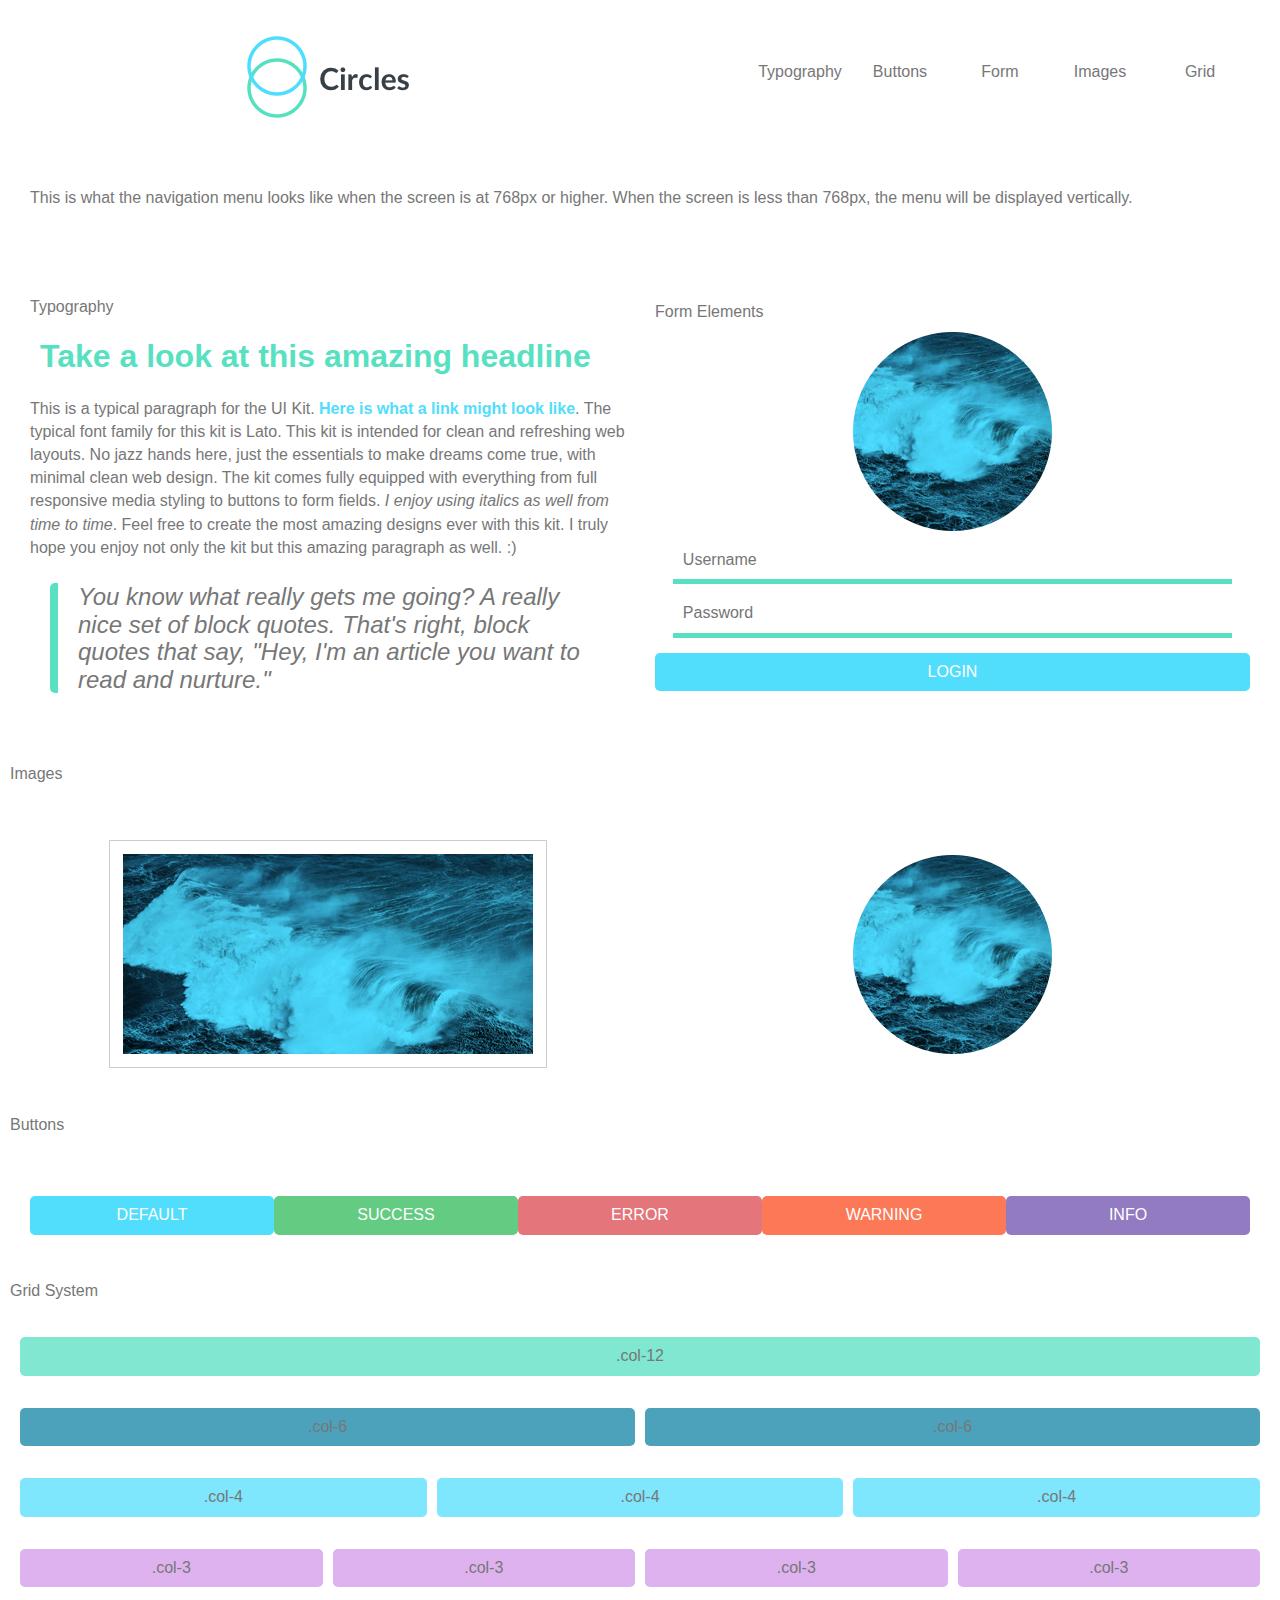
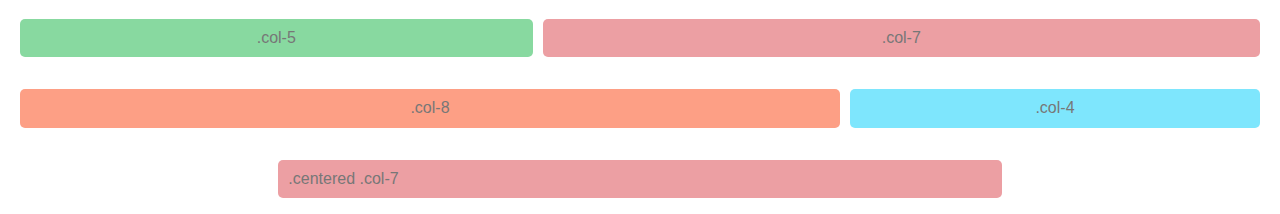
<file: circles.html>
<!doctype html>
<html lang="en">

<head>
    <meta charset="utf-8">
    <title>Circles UI Kit</title>
    <meta name="viewport" content="width=device-width, initial-scale=1">
    <link rel="stylesheet" href="assets/css/circles.css">
</head>

<body class="container">
    <header class="row">
        <div class="col-3">
            <a class="link" href="/">
                <img class="img-logo" alt="circles logo" src="images/logo.png">
            </a>
        </div>
        <div class="col-9">
            <nav class="nav">
                <a class="nav-link" href="#type">Typography</a>
                <a class="nav-link" href="#buttons">Buttons</a>
                <a class="nav-link" href="#forms">Form</a>
                <a class="nav-link" href="#images">Images</a>
                <a class="nav-link" href="#grid">Grid</a>
            </nav>
        </div>
    </header>

    <div class="row">
        <div class="col-12">
            <div class="card">
                <p>This is what the navigation menu looks like when the screen is at 768px or higher. When the screen is
                    less
                    than 768px,
                    the menu will be displayed vertically.</p>
            </div>
        </div>
    </div>

    <div class="row">
        <div class="col-8">
            <div class="card">
                <h4 id="type" class="headline-secondary">Typography</h4>
                <h1 class="headline-primary">Take a look at this amazing headline</h1>
                <p>This is a typical paragraph for the UI Kit. <a href="#" class="link">Here is what a link might look
                        like</a>.
                    The
                    typical font family for this kit is Lato. This kit is intended for clean and refreshing web layouts.
                    No jazz hands here, just the essentials to make dreams come true, with minimal clean web design. The
                    kit comes
                    fully equipped with everything from full responsive media styling to buttons to form fields. <em>I
                        enjoy using
                        italics as well from time to time</em>.
                    Feel free to create the most amazing designs ever with this kit. I truly hope you enjoy not only the
                    kit but
                    this
                    amazing paragraph as well. :)</p>
                <blockquote class="blockquote">You know what really gets me going? A really nice set of block quotes.
                    That's
                    right, block quotes that say, "Hey,
                    I'm an article you want to read and nurture."</blockquote>
            </div>
        </div>
        <div class="col-4">
            <form class="form">
                <legend id="forms" class="headline-secondary">Form Elements</legend>
                <img class="img-avatar" src="images/avatar.png" alt="Avatar">
                <label class="hidden" for="username">Username:</label>
                <input class="input" type="text" id="username" placeholder="Username">
                <label class="hidden" for="password">Password:</label>
                <input class="input" type="password" id="password" placeholder="Password">
                <button class="btn default" type="submit" value="Login">Login</button>
            </form>
        </div>
    </div>

    <h4 id="images" class="headline-secondary">Images</h4>

    <div class="row">
        <div class="col-6">
            <img class="img-frame" src="images/image.png" alt="sample image">
        </div>
        <div class="col-6">
            <img class="img-avatar" src="images/avatar.png" alt="Avatar">
        </div>
    </div>

    <h4 id="buttons" class="headline-secondary">Buttons</h4>

    <div class="row">
        <div class="col-12">
            <button class="btn default">default</button>
            <button class="btn success">success</button>
            <button class="btn error">error</button>
            <button class="btn warning">warning</button>
            <button class="btn info">info</button>
        </div>
    </div>

    <h4 id="grid" class="headline-secondary">Grid System</h4>

    <div class="row">
        <div class="col-12 theme">.col-12</div>
    </div>
    <div class="row">
        <div class="col-6 theme">.col-6</div>
        <div class="col-6 theme">.col-6</div>
    </div>
    <div class="row">
        <div class="col-4 theme">.col-4</div>
        <div class="col-4 theme">.col-4</div>
        <div class="col-4 theme">.col-4</div>
    </div>
    <div class="row">
        <div class="col-3 theme">.col-3</div>
        <div class="col-3 theme">.col-3</div>
        <div class="col-3 theme">.col-3</div>
        <div class="col-3 theme">.col-3</div>
    </div>
    <div class="row">
        <div class="col-5 theme">.col-5</div>
        <div class="col-7 theme">.col-7</div>
    </div>
    <div class="row">
        <div class="col-8 theme">.col-8</div>
        <div class="col-4 theme">.col-4</div>
    </div>
    <div class="row">
        <div class="col-7 theme centered">.centered .col-7</div>
    </div>

</body>

</html>
</file>
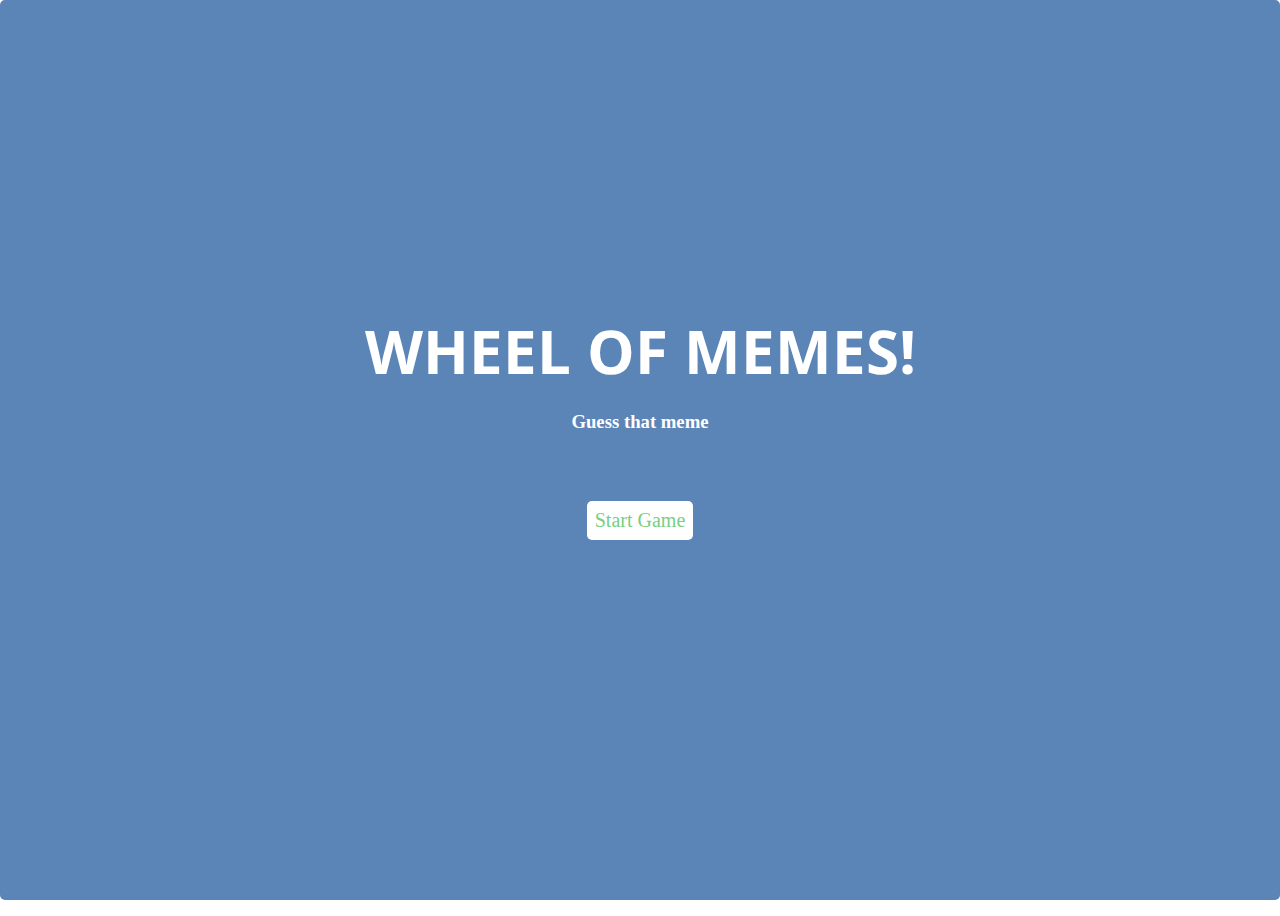
<file: game.html>
<!DOCTYPE html>
<html lang="en">
  <head>
    <meta charset="utf-8">
    <title>Wheel of Memes!</title>
    <meta name="viewport" content="width=device-width, initial-scale=1.0">
    <link href="assets/css/game.css" rel="stylesheet">
  </head>
  <body>
    <div class="main-container">
      <div id="overlay" class="start">
        <h2 class="title">Wheel of Memes!</h2>
        <h3>Guess that meme</h3>
        <a class="btn__reset">Start Game</a>
      </div>

      <div id="banner" class="section">
        <h2 class="header">Wheel of Success</h2>
      </div>

      <div id="phrase" class="section">
        <ul></ul>
      </div>
      <div id="qwerty" class="section">
        <div class="keyrow">
          <button>q</button><button>w</button><button>e</button><button>r</button><button>t</button><button>y</button><button>u</button><button>i</button><button>o</button><button>p</button>
        </div>
        <div class="keyrow">
          <button>a</button><button>s</button><button>d</button><button>f</button><button>g</button><button>h</button><button>j</button><button>k</button><button>l</button>
        </div>
        <div class="keyrow">
          <button>z</button><button>x</button><button>c</button><button>v</button><button>b</button><button>n</button><button>m</button>
        </div>
      </div>

      <div id="scoreboard" class="section">
        <ol>
          <li class="tries"><img src="images/liveHeart.png" height="35px" width="30px"></li>
          <li class="tries"><img src="images/liveHeart.png" height="35px" width="30px"></li>
          <li class="tries"><img src="images/liveHeart.png" height="35px" width="30px"></li>
          <li class="tries"><img src="images/liveHeart.png" height="35px" width="30px"></li>
          <li class="tries"><img src="images/liveHeart.png" height="35px" width="30px"></li>
        </ol>
      </div>
    </div>
    <script type="text/javascript" src="assets/js/game.js"></script>
  </body>
</html>
</file>
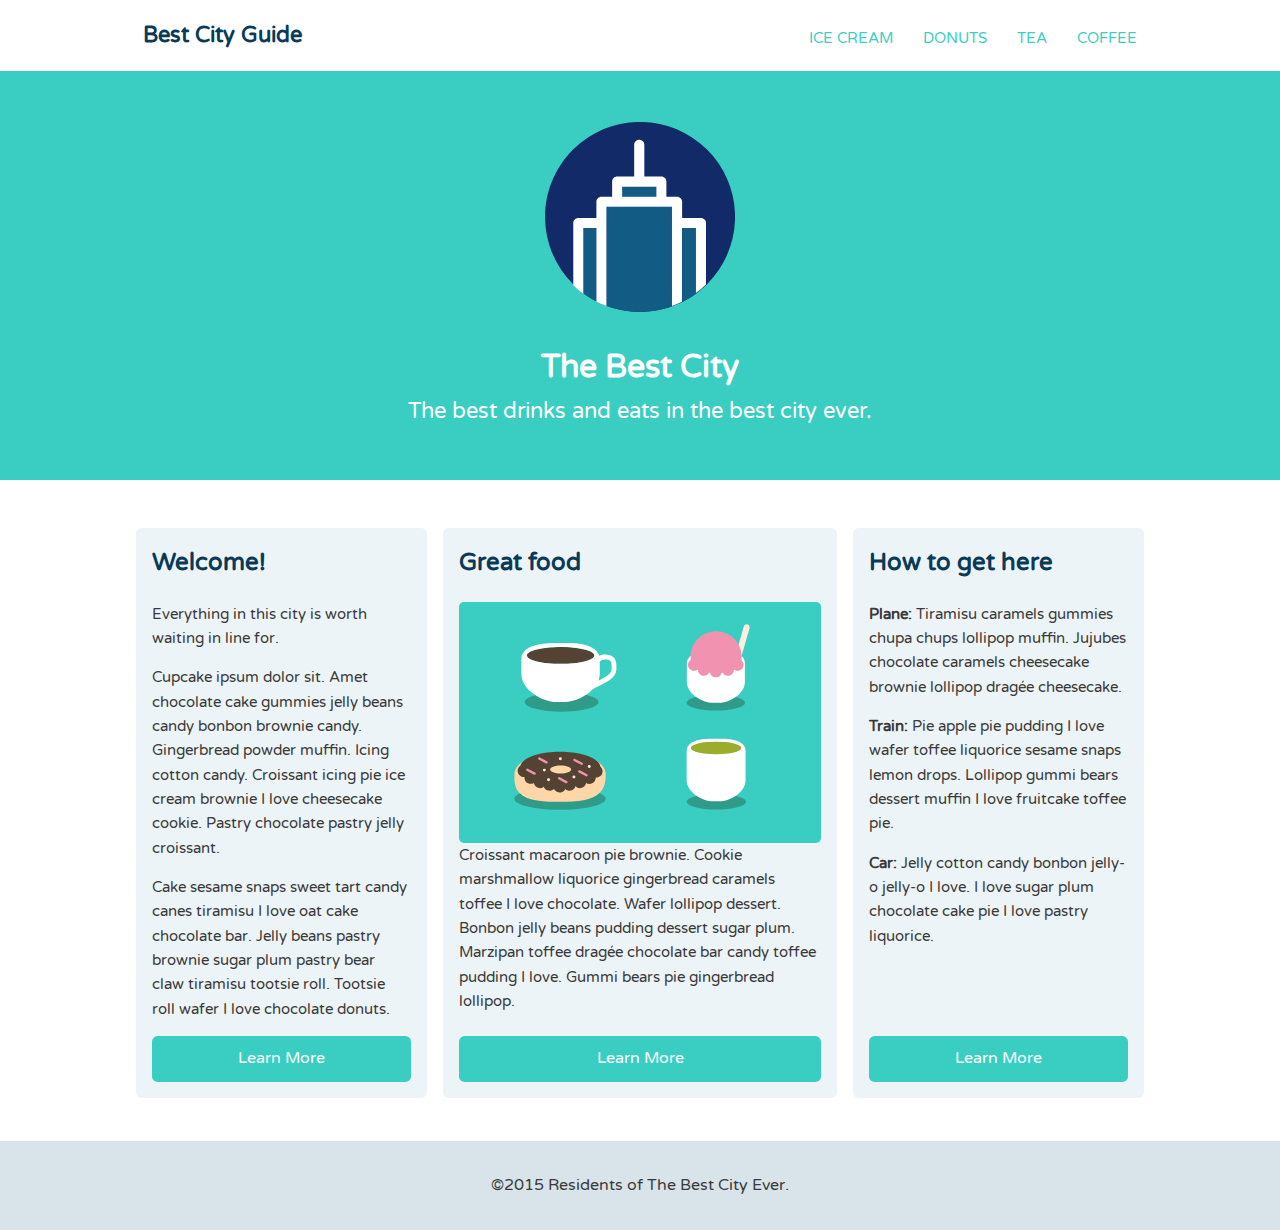
<file: travel.html>
<!DOCTYPE html>
<html>
<head>
	<meta name="viewport" content="width=device-width, initial-scale=1.0">
	<title>Best City Guide</title>
	<link href='https://fonts.googleapis.com/css?family=Varela+Round' rel='stylesheet' type='text/css'>
	<link rel="stylesheet" href="assets/css/base.css">
</head>
<body>

	<header class="main-header">
		<h1 class="name"><a href="#">Best City Guide</a></h1>
		<ul class="main-nav">
			<li><a href="#">ice cream</a></li>
			<li><a href="#">donuts</a></li>
			<li><a href="#">tea</a></li>
			<li><a href="#">coffee</a></li>
		</ul>
	</header><!--/.main-header-->

	<div class="banner">
		<img class="logo" src="images/city-logo.svg" alt="City">
		<h1 class="headline">The Best City</h1>
		<span class="tagline">The best drinks and eats in the best city ever.</span>
	</div><!--/.banner-->

	<div class="row">
		<div class="primary col">
			<h2>Great food</h2>
			<img class="feat-img" src="images/treats.svg" alt="Drinks and eats">
			<p>Croissant macaroon pie brownie. Cookie marshmallow liquorice gingerbread caramels toffee I love chocolate. Wafer lollipop dessert. Bonbon jelly beans pudding dessert sugar plum. Marzipan toffee drag&#233;e chocolate bar candy toffee pudding I love. Gummi bears pie gingerbread lollipop.</p>
      <a class="button" href="#">Learn More</a>
		</div><!--/.primary-->

		<div class="secondary col">
			<h2>Welcome!</h2>
			<p>Everything in this city is worth waiting in line for.</p>
			<p>Cupcake ipsum dolor sit. Amet chocolate cake gummies jelly beans candy bonbon brownie candy. Gingerbread powder muffin. Icing cotton candy. Croissant icing pie ice cream brownie I love cheesecake cookie. Pastry chocolate pastry jelly croissant.</p>
			<p>Cake sesame snaps sweet tart candy canes tiramisu I love oat cake chocolate bar. Jelly beans pastry brownie sugar plum pastry bear claw tiramisu tootsie roll. Tootsie roll wafer I love chocolate donuts.</p>
	    <a class="button" href="#">Learn More</a>
		</div><!--/.secondary-->

		<div class="tertiary col">
			<h2>How to get here</h2>
			<p><strong>Plane: </strong>Tiramisu caramels gummies chupa chups lollipop muffin. Jujubes chocolate caramels cheesecake brownie lollipop drag&#233;e cheesecake.</p>
			<p><strong>Train: </strong>Pie apple pie pudding I love wafer toffee liquorice sesame snaps lemon drops. Lollipop gummi bears dessert muffin I love fruitcake toffee pie.</p>
			<p><strong>Car: </strong>Jelly cotton candy bonbon jelly-o jelly-o I love. I love sugar plum chocolate cake pie I love pastry liquorice.</p>
      <a class="button" href="#">Learn More</a>
		</div><!--/.tertiary-->
	</div>

	<footer class="main-footer">
		<span>&copy;2015 Residents of The Best City Ever.</span>
	</footer>

</body>
</html>
</file>
<file: assets/css/circles.css>
/* ============================================= */
/*                   Imports                     */
/* ============================================= */
/* ============================================= */
/*                   Imports                     */
/* ============================================= */
/* ============================================= */
/*                   Imports                     */
/* ============================================= */
/*! normalize.css v8.0.1 | MIT License | github.com/necolas/normalize.css */
/* Document
   ========================================================================== */
/**
 * 1. Correct the line height in all browsers.
 * 2. Prevent adjustments of font size after orientation changes in iOS.
 */
html {
  line-height: 1.15;
  /* 1 */
  -webkit-text-size-adjust: 100%;
  /* 2 */
}

/* Sections
   ========================================================================== */
/**
 * Remove the margin in all browsers.
 */
body {
  margin: 0;
}

/**
 * Render the `main` element consistently in IE.
 */
main {
  display: block;
}

/* Grouping content
   ========================================================================== */
/**
 * 1. Add the correct box sizing in Firefox.
 * 2. Show the overflow in Edge and IE.
 */
hr {
  box-sizing: content-box;
  /* 1 */
  height: 0;
  /* 1 */
  overflow: visible;
  /* 2 */
}

/**
 * 1. Remove the bottom border in Chrome 57-
 * 2. Add the correct text decoration in Chrome, Edge, IE, Opera, and Safari.
 */
abbr[title] {
  border-bottom: none;
  /* 1 */
  text-decoration: underline;
  /* 2 */
  text-decoration: underline dotted;
  /* 2 */
}

sub {
  bottom: -0.25em;
}

sup {
  top: -0.5em;
}

/* Embedded content
   ========================================================================== */
/**
 * Remove the border on images inside links in IE 10.
 */
img {
  border-style: none;
}

/* Forms
   ========================================================================== */
/**
 * 1. Change the font styles in all browsers.
 * 2. Remove the margin in Firefox and Safari.
 */
button,
input,
optgroup,
select,
textarea {
  font-family: inherit;
  /* 1 */
  font-size: 100%;
  /* 1 */
  line-height: 1.15;
  /* 1 */
  margin: 0;
  /* 2 */
}

/**
 * Show the overflow in IE.
 * 1. Show the overflow in Edge.
 */
button,
input {
  /* 1 */
  overflow: visible;
}

/**
 * Remove the inheritance of text transform in Edge, Firefox, and IE.
 * 1. Remove the inheritance of text transform in Firefox.
 */
button,
select {
  /* 1 */
  text-transform: none;
}

/**
 * Correct the inability to style clickable types in iOS and Safari.
 */
button,
[type=button],
[type=reset],
[type=submit] {
  -webkit-appearance: button;
}

/**
 * Remove the inner border and padding in Firefox.
 */
button::-moz-focus-inner,
[type=button]::-moz-focus-inner,
[type=reset]::-moz-focus-inner,
[type=submit]::-moz-focus-inner {
  border-style: none;
  padding: 0;
}

/**
 * Restore the focus styles unset by the previous rule.
 */
button:-moz-focusring,
[type=button]:-moz-focusring,
[type=reset]:-moz-focusring,
[type=submit]:-moz-focusring {
  outline: 1px dotted ButtonText;
}

/**
 * Correct the padding in Firefox.
 */
fieldset {
  padding: 0.35em 0.75em 0.625em;
}

/**
 * 1. Correct the text wrapping in Edge and IE.
 * 2. Correct the color inheritance from `fieldset` elements in IE.
 * 3. Remove the padding so developers are not caught out when they zero out
 *    `fieldset` elements in all browsers.
 */
legend {
  box-sizing: border-box;
  /* 1 */
  color: inherit;
  /* 2 */
  display: table;
  /* 1 */
  max-width: 100%;
  /* 1 */
  padding: 0;
  /* 3 */
  white-space: normal;
  /* 1 */
}

/**
 * Add the correct vertical alignment in Chrome, Firefox, and Opera.
 */
progress {
  vertical-align: baseline;
}

/**
 * Remove the default vertical scrollbar in IE 10+.
 */
textarea {
  overflow: auto;
}

/**
 * 1. Add the correct box sizing in IE 10.
 * 2. Remove the padding in IE 10.
 */
[type=checkbox],
[type=radio] {
  box-sizing: border-box;
  /* 1 */
  padding: 0;
  /* 2 */
}

/**
 * Correct the cursor style of increment and decrement buttons in Chrome.
 */
[type=number]::-webkit-inner-spin-button,
[type=number]::-webkit-outer-spin-button {
  height: auto;
}

/**
 * 1. Correct the odd appearance in Chrome and Safari.
 * 2. Correct the outline style in Safari.
 */
[type=search] {
  -webkit-appearance: textfield;
  /* 1 */
  outline-offset: -2px;
  /* 2 */
}

/**
 * Remove the inner padding in Chrome and Safari on macOS.
 */
[type=search]::-webkit-search-decoration {
  -webkit-appearance: none;
}

/**
 * 1. Correct the inability to style clickable types in iOS and Safari.
 * 2. Change font properties to `inherit` in Safari.
 */
::-webkit-file-upload-button {
  -webkit-appearance: button;
  /* 1 */
  font: inherit;
  /* 2 */
}

/* Interactive
   ========================================================================== */
/*
 * Add the correct display in Edge, IE 10+, and Firefox.
 */
details {
  display: block;
}

/*
 * Add the correct display in all browsers.
 */
summary {
  display: list-item;
}

/* Misc
   ========================================================================== */
/**
 * Add the correct display in IE 10+.
 */
template {
  display: none;
}

/**
 * Add the correct display in IE 10.
 */
[hidden] {
  display: none;
}

/* ============================================= */
/*              Typography                       */
/* ============================================= */
.headline-primary {
  color: #58e1c1;
  margin-left: 10px;
}

.headline-secondary {
  font-weight: 300;
  color: #777;
}

.link {
  color: #51ddfc;
  font-weight: 700;
}

.blockquote {
  font-size: 1.5em;
  font-weight: 300;
  font-style: italic;
  margin-left: 20px;
  padding-left: 20px;
  border-left: 8px solid #58e1c1;
  border-radius: 5px;
}

/**
 * Correct the font size and margin on `h1` elements within `section` and
 * `article` contexts in Chrome, Firefox, and Safari.
 */
h1 {
  font-size: 2em;
  margin: 0.67em 0;
}

* {
  font-family: "Lato", sans-serif;
  color: #777;
  box-sizing: border-box;
}

p {
  line-height: 1.45em;
}

a {
  text-decoration: none;
}

/**
 * 1. Correct the inheritance and scaling of font size in all browsers.
 * 2. Correct the odd `em` font sizing in all browsers.
 */
pre {
  font-family: monospace, monospace;
  /* 1 */
  font-size: 1em;
  /* 2 */
}

/* Text-level semantics
   ========================================================================== */
/**
 * Remove the gray background on active links in IE 10.
 */
a {
  background-color: transparent;
}

/**
 * Add the correct font weight in Chrome, Edge, and Safari.
 */
b,
strong {
  font-weight: bolder;
}

/**
 * 1. Correct the inheritance and scaling of font size in all browsers.
 * 2. Correct the odd `em` font sizing in all browsers.
 */
code,
kbd,
samp {
  font-family: monospace, monospace;
  /* 1 */
  font-size: 1em;
  /* 2 */
}

/**
 * Add the correct font size in all browsers.
 */
small {
  font-size: 80%;
}

/**
 * Prevent `sub` and `sup` elements from affecting the line height in
 * all browsers.
 */
sub,
sup {
  font-size: 75%;
  line-height: 0;
  position: relative;
  vertical-align: baseline;
}

/* ============================================= */
/*                   Components                  */
/* ============================================= */
/* ============================================= */
/*              Buttons                          */
/* ============================================= */
.btn {
  margin-top: 15px;
  width: 100%;
  color: #fff;
  border: none;
  padding: 10px 0;
  text-transform: uppercase;
  border-radius: 5px;
}
.btn.default {
  background-color: #51ddfc;
}
.btn.error {
  background-color: #e4757a;
}
.btn.info {
  background-color: #927bc1;
}
.btn.success {
  background-color: #63cc82;
}
.btn.warning {
  background-color: #fd7856;
}
.btn:hover {
  color: #fff;
  background-color: #83e9d1;
}
@media (min-width: 768px) {
  .btn {
    padding: 10px 30px;
  }
}
@media (min-width: 768px) {
  .btn .logo {
    margin-left: initial;
    margin-right: initial;
  }
}

/* ============================================= */
/*              Forms                            */
/* ============================================= */
.form {
  flex-basis: 100%;
}

.input {
  display: block;
  width: 94%;
  margin: 10px auto 0;
  border: none;
  padding: 10px;
  border-bottom: 5px solid #58e1c1;
}

.hidden {
  position: absolute;
  left: -10000px;
  top: auto;
  width: 1px;
  height: 1px;
  overflow: hidden;
}

/* ============================================= */
/*              Navigation                       */
/* ============================================= */
.nav {
  padding-left: 0;
  flex-basis: 100%;
  display: flex;
  flex-direction: column;
}
@media (min-width: 768px) {
  .nav {
    flex-direction: row;
    justify-content: flex-end;
    align-items: center;
  }
}

.nav-link {
  text-align: center;
  border-radius: 5px;
  padding: 10px 0;
  display: block;
  width: 100%;
  transition: background-color 0.2s ease-in-out, color 0.2s ease-in-out;
}
.nav-link:hover {
  color: #fff;
  background-color: #83e9d1;
}
@media (min-width: 768px) {
  .nav-link {
    flex-basis: 100px;
  }
}

/* ============================================= */
/*              Images                           */
/* ============================================= */
.img-avatar {
  display: block;
  margin-left: auto;
  margin-right: auto;
  margin-top: 10px;
  max-width: 100%;
  max-height: 100%;
}
.img-avatar:hover {
  transform: rotate(-5deg) scale(1.1) translateY(-20px);
}

.img-frame {
  display: block;
  margin-left: auto;
  margin-right: auto;
  margin-top: 10px;
  max-width: 100%;
  padding: 13px;
  border: 1px solid #ccc;
}
.img-frame:hover {
  transform: rotate(-5deg) scale(1.1) translateY(-20px);
}

.img-logo {
  display: block;
  margin-left: auto;
  margin-right: auto;
  margin-top: 10px;
}
.img-logo:hover {
  transform: rotate(-5deg) scale(1.1) translateY(-20px);
}

/* ============================================= */
/*              Containers                       */
/* ============================================= */
.container {
  padding: 0 10px;
}
@media (min-width: 768px) {
  .container {
    max-width: 1400px;
    display: block;
    margin-left: auto;
    margin-right: auto;
  }
}

/* ============================================= */
/*              Grid System                      */
/* ============================================= */
.row {
  display: flex;
  flex-direction: column;
  padding: 1em 10px;
}
@media (min-width: 768px) {
  .row {
    flex-direction: row;
  }
}

[class^=col] {
  margin-top: 10px;
  flex-basis: 100%;
  min-height: 25px;
  padding: 10px;
  border-radius: 5px;
}
@media (min-width: 768px) {
  [class^=col] {
    display: flex;
    justify-content: center;
    margin-top: 0;
    align-items: center;
  }
}

@media (min-width: 768px) {
  [class^=col] + [class^=col] {
    margin-left: 10px;
  }
}

@media (min-width: 768px) {
  .centered {
    display: block;
    margin-left: auto;
    margin-right: auto;
  }
}

.theme:hover {
  color: #fff;
  background-color: #83e9d1;
}

.theme.col-1 {
  background-color: #927bc1;
}
@media (min-width: 768px) {
  .theme.col-1 {
    flex-basis: 8.33%;
  }
}

.theme.col-2 {
  background-color: #fd7856;
}
@media (min-width: 768px) {
  .theme.col-2 {
    flex-basis: 16.67%;
  }
}

.theme.col-3 {
  background-color: #deb2ee;
}
@media (min-width: 768px) {
  .theme.col-3 {
    flex-basis: 25%;
  }
}

.theme.col-4 {
  background-color: #7ee6fd;
}
@media (min-width: 768px) {
  .theme.col-4 {
    flex-basis: 33.33%;
  }
}

.theme.col-5 {
  background-color: #88d9a0;
}
@media (min-width: 768px) {
  .theme.col-5 {
    flex-basis: 41.67%;
  }
}

.theme.col-6 {
  background-color: #4da2bb;
}
@media (min-width: 768px) {
  .theme.col-6 {
    flex-basis: 50%;
  }
}

.theme.col-7 {
  background-color: #ec9fa3;
}
@media (min-width: 768px) {
  .theme.col-7 {
    flex-basis: 58.33%;
  }
}

.theme.col-8 {
  background-color: #fd9f85;
}
@media (min-width: 768px) {
  .theme.col-8 {
    flex-basis: 66.67%;
  }
}

.theme.col-9 {
  background-color: #e4757a;
}
@media (min-width: 768px) {
  .theme.col-9 {
    flex-basis: 75%;
  }
}

.theme.col-10 {
  background-color: #63cc82;
}
@media (min-width: 768px) {
  .theme.col-10 {
    flex-basis: 83.33%;
  }
}

.theme.col-11 {
  background-color: #51ddfc;
}
@media (min-width: 768px) {
  .theme.col-11 {
    flex-basis: 91.67%;
  }
}

.theme.col-12 {
  background-color: #80e8d1;
}
@media (min-width: 768px) {
  .theme.col-12 {
    flex-basis: 100%;
  }
}

.card {
  flex-basis: 100%;
}

/*# sourceMappingURL=styles.css.map */
</file>
<file: assets/css/game.css>
/* Main styles */
@import url('https://fonts.googleapis.com/css?family=Open+Sans:400,700&Roboto:300');

/* Variables */

:root {
  --color-win: #78CF82;
  --color-lose: #D94545;
  --color-start: #5b85b7;
  --color-neutral: #445069;
  --color-neutral-light: #D2D2D2;
  --color-keys: #37474F;
  --color-keys-light: #E5E5E5;
  --font-size-large: 60px;
  --font-size-medium: 20px;
  --transition: all .2s ease-in-out;
}

/* main */

* {
  box-sizing: border-box;
}

body {
  justify-content: space-evenly;
  flex-direction: column;
  display: flex;
  height: 100vh;
}

li, ol, ul {
  padding: 0;
  display: inline-block;
}

h2 {
  margin: 0;
  text-transform: uppercase;
  font-family: 'Open Sans', sans-serif;
  font-size: var(--font-size-large);
  margin: 0;
}

button {
  margin: 6px;
  border: 1px solid transparent;
  padding: .5rem 1rem;
  color: var(--color-keys);
  font-size: var(--font-size-medium);
  background-color: var(--color-keys-light);
  border-radius: 5px;
  -webkit-transition: var(--transition);
  -o-transition: var(--transition);
  transition: var(--transition);
}

.main-container {
  display: flex;
  flex-direction: column;
  justify-content: space-around;
  height: 100%;
  max-height: 900px;
  text-align: center;
}

.section {
  width: 100%;
  padding: 10px;
}

/* Title */

.header {
  color: var(--color-start);
}

/* Phrase */

.letter {
  font-size: var(--font-size-medium);
  height: 65px;
  width: 65px;
  padding: 20px 1px 0 1px;
  margin-right: 2px;
  color: transparent;
  background: var(--color-neutral-light);
  border-radius: 5px;
}

.space {
  width: 15px;
}

.show {
  color: #000;
  background-color: #76CE82;
}

/* Keyboard */

.keyrow {
  display: flex;
  justify-content: center;
}

.chosen {
  background: var(--color-neutral);
  border-radius: 5px;
  font-size: var(--font-size-medium);
  color: #FFFFFF;
}

.btn__reset {
  padding: 8px;
  margin: 50px auto;
  background: #FFFFFF;
  border-radius: 5px;
  font-size: var(--font-size-medium);
}

/* Overlay */

#overlay {
  display: flex;
  flex-direction: column;
  position: fixed;
  color: #FFFFFF;
  justify-content: center;
  top: 0;
  bottom: 0;
  left: 0;
  right: 0;
  border-radius: 5px;
}

.title {
  color: #FFF;
}

.start {
  background-color: var(--color-start);
}

.start a {
  color: var(--color-win);
}

.win {
  background-color: var(--color-win);
}

.win a {
  color: var(--color-win);
}

.lose {
  background-color: var(--color-lose);
}

.lose a {
  color: var(--color-lose);
}
</file>
<file: assets/css/base.css>
body {
  display: flex;
  flex-direction: column;
  min-height: 100vh;
  }

.row {
  flex-grow: 1;
}

  @media (min-width: 769px) {
.main-header, .main-nav, .row, .col {
    display: flex;
}
.main-header {
    flex-direction:column;
    align-items:center;
}
.col {
  flex: 1 50%;
  flex-direction: column;
}

.row {
  flex-wrap: wrap;
}
.secondary {
  order: -1;
}
.button {
  margin-top: auto;
  align-self: flex-centered;
}
}

@media (min-width: 1025px) {
.main-header {
    flex-direction:row;
    justify-content: space-between; /*aligned two flex boxes to left and right side of browser at 1025px*/
}
.col {
      flex-basis: 0;
    }
.primary {
  flex-grow: 1.4;
}
}
/* =================================
  Base Element Styles
==================================== */

* {
	box-sizing: border-box;
}
body {
	font-family: 'Varela Round', sans-serif;
	line-height: 1.6;
	color: #3a3a3a;
	margin: 0;
}
ul {
  margin: 0;
  padding: 0;
  list-style: none;
}
p {
	font-size: .95em;
	margin: 0 0 1em 0;
}
h2,
h3,
a {
	color: #093a58;
}
h2,
h3 {
	margin: 0 0 .8em 0;
}
a {
	text-decoration: none;
}
img {
	max-width: 100%;
}

/* =================================
  Base Layout Styles
==================================== */

/* ---- Navigation ---- */

.name {
	font-size: 1.35em;
	margin: 0;
}
.main-nav {
	margin-top: 5px;
}
.name a,
.main-nav a {
	text-align: center;
	display: block;
	padding: 10px 15px;
}
.main-nav a {
	font-size: .95em;
	color: #3acec2;
	text-transform: uppercase;
}
.main-nav a:hover {
	color: #093a58;
}

/* ---- Layout Containers ---- */

.main-header {
	padding-top: .5em;
	padding-bottom: .5em;
}
.banner,
.main-footer {
	text-align: center;
}
.banner {
	color: #fff;
	background: #3acec2;
	padding: 3.2em 0;
	margin-bottom: 48px;
}
.col {
	padding: 1em;
	background: #edf4f7;
	border-radius: .35em;
	margin: 0 .5em .8em;
}
.main-footer {
	background: #d9e4ea;
	padding: 2em 0;
	margin-top: 30px;
}

/* ---- Page Elements ---- */

.logo {
	width: 190px;
}
.headline {
	margin-bottom: 0;
}
.feat-img {
	border-radius: 5px;
}
.button {
	color: #fff;
	text-align: center;
	padding: .625em 1.25em;
	background: #3acec2;
	border-radius: .35em;
}

/* =================================
  Media Queries
==================================== */

@media (min-width: 769px) {
	.main-header,
	.row {
		width: 90%;
		margin: 0 auto;
	}
	.tagline {
		font-size: 1.4em;
	}
}
@media (min-width: 1025px) {
	.main-header,
	.row {
		width: 80%;
		max-width: 1150px;
	}
}
</file>
